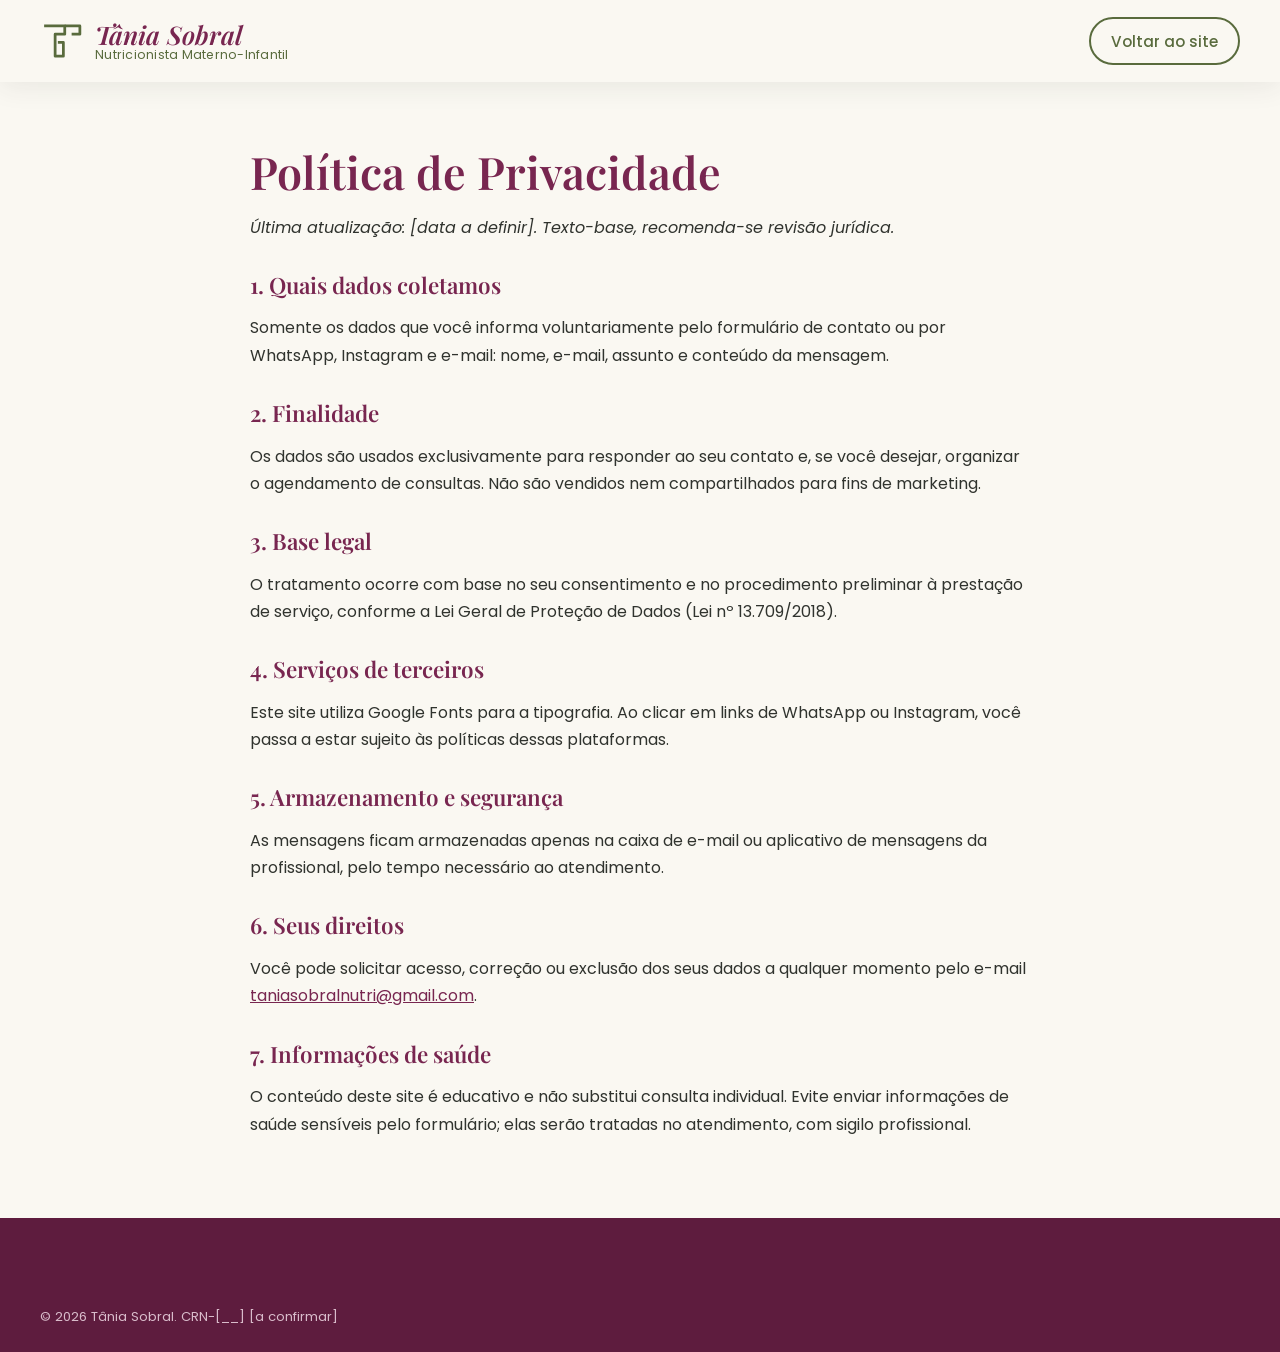
<file: privacidade.html>
<!DOCTYPE html>
<html lang="pt-BR">
<head>
  <meta charset="UTF-8">
  <meta name="viewport" content="width=device-width, initial-scale=1">
  <title>Política de Privacidade | Tânia Sobral</title>
  <meta name="description" content="Política de Privacidade e tratamento de dados pessoais do site de Tânia Sobral, nutricionista materno-infantil.">
  <link rel="icon" type="image/svg+xml" href="assets/img/favicon.svg">
  <link href="https://fonts.googleapis.com/css2?family=Playfair+Display:ital,wght@0,600;1,600&family=Poppins:wght@400;500&display=swap" rel="stylesheet">
  <link rel="stylesheet" href="css/style.css">
</head>
<body>
  <header class="site-header is-scrolled">
    <div class="container header-inner">
      <a href="index.html" class="brand"><img src="assets/img/logo.svg" alt="" width="44" height="44" class="brand-mark">
        <span class="brand-text"><span class="brand-name">Tânia Sobral</span><span class="brand-sub">Nutricionista Materno-Infantil</span></span></a>
      <a href="index.html" class="btn btn-outline btn-sm">Voltar ao site</a>
    </div>
  </header>
  <main class="container legal">
    <h1>Política de Privacidade</h1>
    <p><em>Última atualização: [data a definir]. Texto-base, recomenda-se revisão jurídica.</em></p>
    <h2>1. Quais dados coletamos</h2>
    <p>Somente os dados que você informa voluntariamente pelo formulário de contato ou por WhatsApp, Instagram e e-mail: nome, e-mail, assunto e conteúdo da mensagem.</p>
    <h2>2. Finalidade</h2>
    <p>Os dados são usados exclusivamente para responder ao seu contato e, se você desejar, organizar o agendamento de consultas. Não são vendidos nem compartilhados para fins de marketing.</p>
    <h2>3. Base legal</h2>
    <p>O tratamento ocorre com base no seu consentimento e no procedimento preliminar à prestação de serviço, conforme a Lei Geral de Proteção de Dados (Lei nº 13.709/2018).</p>
    <h2>4. Serviços de terceiros</h2>
    <p>Este site utiliza Google Fonts para a tipografia. Ao clicar em links de WhatsApp ou Instagram, você passa a estar sujeito às políticas dessas plataformas.</p>
    <h2>5. Armazenamento e segurança</h2>
    <p>As mensagens ficam armazenadas apenas na caixa de e-mail ou aplicativo de mensagens da profissional, pelo tempo necessário ao atendimento.</p>
    <h2>6. Seus direitos</h2>
    <p>Você pode solicitar acesso, correção ou exclusão dos seus dados a qualquer momento pelo e-mail <a href="mailto:taniasobralnutri@gmail.com">taniasobralnutri@gmail.com</a>.</p>
    <h2>7. Informações de saúde</h2>
    <p>O conteúdo deste site é educativo e não substitui consulta individual. Evite enviar informações de saúde sensíveis pelo formulário; elas serão tratadas no atendimento, com sigilo profissional.</p>
  </main>
  <footer class="site-footer"><div class="container footer-bottom" style="margin-top:0;border:0"><p>© 2026 Tânia Sobral. <span class="crn">CRN-[__] [a confirmar]</span></p></div></footer>
</body>
</html>
</file>
<file: css/style.css>
/* =========================================================
   Tânia Sobral — Nutricionista Materno-Infantil
   ========================================================= */
:root {
  --olive: #596B3D;
  --sage: #A9BE95;
  --green-light: #EAF3DF;
  --wine: #782650;
  --wine-dark: #5E1C3E;
  --pink-light: #F5DFE7;
  --cream: #FAF8F2;
  --graphite: #30332E;
  --muted: #5d6158;
  --white: #fff;

  --font-title: 'Playfair Display', Georgia, serif;
  --font-body: 'Poppins', system-ui, sans-serif;
  --font-hand: 'Caveat', cursive;

  --space-1: .5rem; --space-2: 1rem; --space-3: 1.5rem; --space-4: 2rem;
  --space-6: 3rem; --space-8: 4rem; --space-12: 6rem;
  --radius-sm: 12px; --radius: 22px; --radius-lg: 36px;
  --shadow-sm: 0 2px 10px rgba(48, 51, 46, .06);
  --shadow: 0 12px 34px rgba(48, 51, 46, .09);
  --shadow-lg: 0 24px 60px rgba(120, 38, 80, .14);
  --ease: cubic-bezier(.22, .61, .36, 1);
  --header-h: 82px;
}

*, *::before, *::after { box-sizing: border-box; }
html { scroll-behavior: smooth; scroll-padding-top: var(--header-h); -webkit-text-size-adjust: 100%; }
body {
  margin: 0; font-family: var(--font-body); font-size: 1rem; line-height: 1.7;
  color: var(--graphite); background: var(--cream); overflow-x: hidden;
}
img { max-width: 100%; display: block; }
a { color: var(--wine); }
h1, h2, h3 { font-family: var(--font-title); color: var(--wine); line-height: 1.15; margin: 0 0 var(--space-2); font-weight: 600; }
h1 em, h2 em { font-style: normal; color: var(--olive); }
p { margin: 0 0 var(--space-2); }
.container { width: min(1200px, 100% - 2.5rem); margin-inline: auto; }
.sr-only { position: absolute; width: 1px; height: 1px; overflow: hidden; clip: rect(0 0 0 0); white-space: nowrap; }
.center { text-align: center; }
:focus-visible { outline: 3px solid var(--wine); outline-offset: 3px; border-radius: 6px; }
.skip-link { position: absolute; left: 1rem; top: -100px; z-index: 200; background: var(--wine); color: #fff; padding: .6rem 1rem; border-radius: 8px; }
.skip-link:focus { top: 1rem; }
.editable { color: var(--muted); font-style: italic; }

.icon { width: 1.25em; height: 1.25em; fill: none; stroke: currentColor; stroke-width: 1.7; stroke-linecap: round; stroke-linejoin: round; flex-shrink: 0; }
.icon-fill { fill: none; }

/* ---------- Botões ---------- */
.btn {
  display: inline-flex; align-items: center; justify-content: center; gap: .6rem;
  padding: .9rem 1.6rem; border-radius: 999px; font: 500 1rem var(--font-body);
  text-decoration: none; border: 2px solid transparent; cursor: pointer;
  transition: transform .3s var(--ease), box-shadow .3s var(--ease), background .3s, color .3s, border-color .3s;
}
.btn:hover { transform: translateY(-2px); }
.btn-primary { background: linear-gradient(135deg, var(--wine), #8f3262); color: #fff; box-shadow: 0 8px 20px rgba(120, 38, 80, .25); }
.btn-primary:hover { box-shadow: 0 12px 28px rgba(120, 38, 80, .35); }
.btn-outline { border-color: var(--olive); color: var(--olive); background: transparent; }
.btn-outline:hover { background: var(--olive); color: #fff; }
.btn-whatsapp { background: var(--olive); color: #fff; }
.btn-whatsapp:hover { background: #4a5a32; }
.btn-sm { padding: .65rem 1.25rem; font-size: .95rem; }
.btn-block { width: 100%; }
.btn:disabled { opacity: .6; cursor: wait; transform: none; }
.btn .icon:last-child:not(:first-child) { transition: transform .3s var(--ease); }
.btn:hover .icon:last-child:not(:first-child) { transform: translateX(4px); }

/* ---------- Header ---------- */
.site-header {
  position: sticky; top: 0; z-index: 100; height: var(--header-h);
  background: rgba(250, 248, 242, .72); backdrop-filter: blur(14px); -webkit-backdrop-filter: blur(14px);
  transition: box-shadow .3s, background .3s;
}
.site-header.is-scrolled { background: rgba(250, 248, 242, .9); box-shadow: 0 6px 24px rgba(48, 51, 46, .08); }
.header-inner { height: 100%; display: flex; align-items: center; justify-content: space-between; gap: 1rem; }
.brand { display: flex; align-items: center; gap: .7rem; text-decoration: none; }
.brand-text { display: flex; flex-direction: column; line-height: 1.1; }
.brand-name { font-family: var(--font-title); font-style: italic; font-size: 1.6rem; color: var(--wine); font-weight: 600; }
.brand-sub { font-size: .78rem; color: var(--olive); letter-spacing: .02em; }
.main-nav { display: flex; align-items: center; gap: 2rem; }
.main-nav ul { list-style: none; display: flex; gap: 1.6rem; margin: 0; padding: 0; }
.main-nav ul a { position: relative; color: var(--graphite); text-decoration: none; font-size: .95rem; padding: .3rem 0; transition: color .25s; }
.main-nav ul a::after {
  content: ''; position: absolute; left: 0; right: 0; bottom: -2px; height: 2px; border-radius: 2px;
  background: var(--wine); transform: scaleX(0); transition: transform .3s var(--ease);
}
.main-nav ul a:hover, .main-nav ul a.is-active { color: var(--wine); }
.main-nav ul a:hover::after, .main-nav ul a.is-active::after { transform: scaleX(1); }
.nav-toggle { display: none; width: 46px; height: 46px; border: 0; border-radius: 50%; background: var(--pink-light); cursor: pointer; position: relative; }
.nav-toggle span { position: absolute; left: 13px; width: 20px; height: 2px; background: var(--wine); border-radius: 2px; transition: transform .3s var(--ease), opacity .2s; }
.nav-toggle span:nth-child(1) { top: 16px; } .nav-toggle span:nth-child(2) { top: 22px; } .nav-toggle span:nth-child(3) { top: 28px; }
.menu-open .nav-toggle span:nth-child(1) { transform: translateY(6px) rotate(45deg); }
.menu-open .nav-toggle span:nth-child(2) { opacity: 0; }
.menu-open .nav-toggle span:nth-child(3) { transform: translateY(-6px) rotate(-45deg); }

/* ---------- Hero ---------- */
.hero { position: relative; padding: var(--space-8) 0 var(--space-12); overflow: hidden; }
.hero-grid { display: grid; grid-template-columns: 1.05fr 1fr; gap: var(--space-6); align-items: center; position: relative; z-index: 1; }
.eyebrow-line { display: block; width: 64px; height: 3px; background: var(--olive); border-radius: 3px; margin-bottom: var(--space-3); }
.hero h1 { font-size: clamp(2.4rem, 5.2vw, 4rem); font-weight: 700; position: relative; }
.hand-heart { display: inline-block; width: 150px; height: 26px; vertical-align: middle; fill: none; stroke: var(--olive); stroke-width: 2.4; stroke-linecap: round; }
.lead { font-size: 1.13rem; color: var(--graphite); max-width: 34rem; }
.hero-actions { display: flex; flex-wrap: wrap; gap: 1rem; margin-top: var(--space-4); }
.hero-visual { position: relative; }
.photo-frame { margin: 0; overflow: hidden; background: linear-gradient(160deg, var(--pink-light), var(--green-light)); box-shadow: var(--shadow-lg); }
.photo-frame img { width: 100%; height: 100%; object-fit: cover; }
.photo-frame--hero { aspect-ratio: 5 / 5.2; border-radius: 48% 52% 42% 58% / 52% 40% 60% 48%; }
.photo-frame--about { aspect-ratio: 4 / 5; border-radius: var(--radius-lg) var(--radius-lg) 160px var(--radius-lg); }
.photo-placeholder { height: 100%; display: grid; place-content: center; justify-items: center; gap: .8rem; padding: 2rem; text-align: center; color: var(--wine); font-size: .9rem; }
.photo-placeholder svg { width: 56px; height: 56px; fill: none; stroke: var(--wine); stroke-width: 1.3; opacity: .7; }
.hero-badge {
  position: absolute; left: -6%; bottom: 10%; display: flex; align-items: center; gap: .6rem;
  background: #fff; padding: .8rem 1.2rem; border-radius: 999px; box-shadow: var(--shadow); font-size: .9rem; color: var(--graphite);
}
.hero-badge .icon { color: var(--wine); }
.blob { position: absolute; border-radius: 50%; filter: blur(2px); z-index: 0; }
.blob-green { width: 620px; height: 520px; right: -180px; top: -120px; background: var(--green-light); border-radius: 58% 42% 50% 50% / 45% 55% 45% 55%; }
.blob-pink { width: 380px; height: 340px; left: -140px; bottom: -160px; background: var(--pink-light); border-radius: 42% 58% 60% 40%; opacity: .8; }
.deco { position: absolute; pointer-events: none; }
.deco-leaf-l { width: 90px; left: 0; bottom: 40px; fill: none; stroke: var(--sage); stroke-width: 2; z-index: 0; }
.deco-leaf-l .fill { fill: var(--sage); opacity: .55; stroke: none; }
.fruit { position: absolute; width: 70px; z-index: 2; }
.fruit-apple { top: 4%; right: 2%; } .fruit-pear { bottom: -2%; right: 18%; width: 58px; }
.f-red { fill: #d8697f; } .f-green { fill: var(--sage); } .f-orange { fill: #e9a36b; } .f-cream { fill: #f1e7d6; }
.f-leaf { fill: var(--olive); } .f-stem { fill: none; stroke: var(--olive); stroke-width: 3; stroke-linecap: round; }

/* ---------- Seções ---------- */
.section { padding: var(--space-12) 0; position: relative; }
.section-head { text-align: center; max-width: 760px; margin: 0 auto var(--space-6); }
.section-head--left { text-align: left; margin: 0; }
.section-head h2, .about h2, .contact h2 { font-size: clamp(1.9rem, 3.6vw, 2.8rem); }
.section-lead { color: var(--muted); }
.kicker { font-family: var(--font-hand); font-size: 1.6rem; color: var(--olive); margin: 0 0 .25rem; line-height: 1; }
.highlight { background: linear-gradient(transparent 55%, var(--green-light) 55%); padding: 0 .2em; font-style: italic !important; }

/* Sobre */
.about { background: #fff; }
.about-grid { display: grid; grid-template-columns: .9fr 1.1fr; gap: var(--space-8); align-items: center; }
.about-visual { position: relative; }
.script-note { position: absolute; right: -10px; bottom: 30px; font-family: var(--font-hand); font-size: 1.8rem; color: var(--wine); background: var(--cream); padding: .2rem 1rem; border-radius: 999px; box-shadow: var(--shadow-sm); transform: rotate(-6deg); }
.facts { display: grid; grid-template-columns: 1fr 1fr; gap: 1rem; margin: var(--space-4) 0; }
.facts div { background: var(--cream); border-radius: var(--radius-sm); padding: 1rem 1.2rem; border-left: 3px solid var(--sage); }
.facts dt { font-weight: 600; color: var(--olive); font-size: .85rem; text-transform: uppercase; letter-spacing: .06em; }
.facts dd { margin: .2rem 0 0; font-size: .95rem; }

/* Cards */
.cards-grid { list-style: none; padding: 0; margin: 0; display: grid; gap: 1.4rem; }
.cards-5 { grid-template-columns: repeat(5, 1fr); }
.cards-3 { grid-template-columns: repeat(3, 1fr); margin-bottom: var(--space-4); }
.area-card, .info-card {
  background: #fff; border-radius: var(--radius); padding: 2rem 1.4rem; text-align: center; box-shadow: var(--shadow-sm);
  border: 1px solid rgba(169, 190, 149, .25); display: flex; flex-direction: column; align-items: center;
  transition: transform .35s var(--ease), box-shadow .35s var(--ease);
}
.area-card:hover, .info-card:hover, .post-card:hover { transform: translateY(-6px); box-shadow: var(--shadow); }
.area-card h3, .info-card h3 { font-size: 1.2rem; }
.area-card p, .info-card p { font-size: .93rem; color: var(--muted); flex: 1; }
.card-icon { width: 76px; height: 76px; border-radius: 50%; display: grid; place-items: center; margin-bottom: 1rem; color: var(--wine); transition: transform .4s var(--ease); }
.card-icon .icon { width: 38px; height: 38px; stroke-width: 1.4; }
.card-icon--pink { background: var(--pink-light); }
.card-icon--green { background: var(--green-light); color: var(--olive); }
.area-card:hover .card-icon, .info-card:hover .card-icon { transform: scale(1.08) rotate(-4deg); }
.link-more { display: inline-flex; align-items: center; gap: .4rem; color: var(--olive); font-weight: 500; font-size: .92rem; text-decoration: none; }
.link-more .icon { transition: transform .3s var(--ease); }
.link-more:hover { color: var(--wine); } .link-more:hover .icon { transform: translateX(4px); }
.areas { background: linear-gradient(180deg, var(--cream), var(--green-light) 120%); }

/* Timeline */
.how { background: #fff; }
.timeline { list-style: none; padding: 0; margin: 0; display: grid; grid-template-columns: repeat(4, 1fr); gap: 2rem; position: relative; }
.timeline::before, .timeline::after { content: ''; position: absolute; top: 38px; left: 12%; right: 12%; height: 2px; border-radius: 2px; }
.timeline::before { background: repeating-linear-gradient(90deg, var(--sage) 0 8px, transparent 8px 14px); opacity: .5; }
.timeline::after { background: var(--olive); transform: scaleX(0); transform-origin: left; transition: transform 1.6s var(--ease) .2s; }
.timeline.is-drawn::after { transform: scaleX(1); }
.step { position: relative; text-align: center; z-index: 1; }
.step-icon { width: 78px; height: 78px; margin: 0 auto 1rem; border-radius: 50%; background: var(--cream); border: 2px solid var(--sage); display: grid; place-items: center; color: var(--wine); box-shadow: 0 0 0 8px #fff; }
.step-icon .icon { width: 32px; height: 32px; }
.step-num { font-family: var(--font-hand); font-size: 1.5rem; color: var(--olive); }
.step h3 { font-size: 1.25rem; }
.step p { color: var(--muted); font-size: .95rem; }

/* Seletividade */
.selectivity-box { position: relative; background: linear-gradient(140deg, var(--pink-light), #fbeef3 50%, var(--green-light)); border-radius: var(--radius-lg); padding: var(--space-8) var(--space-6); overflow: hidden; }
.selectivity-box .info-card { text-align: left; align-items: flex-start; }
.sel-carrot { width: 80px; top: 30px; left: 30px; opacity: .85; }
.sel-broc { width: 80px; top: 30px; right: 30px; opacity: .85; }

/* Posts */
.posts-grid { grid-template-columns: repeat(auto-fit, minmax(210px, 1fr)); }
.post-card { background: #fff; border-radius: var(--radius); overflow: hidden; box-shadow: var(--shadow-sm); display: flex; flex-direction: column; transition: transform .35s var(--ease), box-shadow .35s var(--ease); }
.post-media { aspect-ratio: 16 / 10; background: var(--green-light); display: grid; place-items: center; }
.post-card:nth-child(even) .post-media { background: var(--pink-light); }
.post-media svg { width: 34%; transition: transform .5s var(--ease); }
.post-media img { width: 100%; height: 100%; object-fit: cover; }
.post-card:hover .post-media svg { transform: scale(1.1) rotate(-6deg); }
.post-body { padding: 1.4rem 1.5rem 1.6rem; display: flex; flex-direction: column; flex: 1; }
.post-cat { font-size: .75rem; font-weight: 600; text-transform: uppercase; letter-spacing: .08em; color: var(--olive); margin-bottom: .4rem; }
.post-body h3 { font-size: 1.2rem; }
.post-body p { font-size: .92rem; color: var(--muted); flex: 1; }

/* FAQ */
.faq { background: #fff; }
.faq-grid { display: grid; grid-template-columns: .8fr 1.2fr; gap: var(--space-6); align-items: start; }
.acc-item { border-bottom: 1px solid rgba(89, 107, 61, .2); }
.acc-item h3 { margin: 0; font-size: 1rem; }
.acc-trigger { width: 100%; display: flex; justify-content: space-between; align-items: center; gap: 1rem; padding: 1.3rem .2rem; background: none; border: 0; text-align: left; cursor: pointer; font: 500 1.08rem var(--font-body); color: var(--graphite); transition: color .25s; }
.acc-trigger:hover { color: var(--wine); }
.acc-trigger .icon { width: 30px; height: 30px; padding: 6px; border-radius: 50%; background: var(--green-light); color: var(--olive); transition: transform .35s var(--ease), background .3s; }
.is-open .acc-trigger .icon { transform: rotate(45deg); background: var(--pink-light); color: var(--wine); }
.acc-panel { padding: 0 .2rem 1.3rem; color: var(--muted); animation: fadeDown .35s var(--ease); }

/* Contato */
.contact { background: linear-gradient(180deg, var(--cream), var(--green-light)); }
.contact-grid { display: grid; grid-template-columns: 1fr 1fr; gap: var(--space-8); align-items: start; }
.contact-list { list-style: none; padding: 0; margin: var(--space-4) 0; display: grid; gap: 1rem; }
.contact-list li { display: flex; align-items: center; gap: .9rem; }
.contact-list .icon { width: 44px; height: 44px; padding: 10px; border-radius: 50%; background: #fff; color: var(--wine); box-shadow: var(--shadow-sm); }
.contact-list a { color: var(--graphite); text-decoration: none; font-weight: 500; word-break: break-word; }
.contact-list a:hover { color: var(--wine); }
.contact-form { background: #fff; border-radius: var(--radius-lg); padding: var(--space-6) var(--space-4); box-shadow: var(--shadow); }
.contact-form h3 { font-size: 1.5rem; }
.field { margin-bottom: 1.1rem; }
.field label { display: block; font-weight: 500; font-size: .92rem; margin-bottom: .35rem; }
.field input, .field textarea { width: 100%; font: inherit; color: inherit; padding: .85rem 1rem; border: 1.5px solid #d9dcd2; border-radius: var(--radius-sm); background: var(--cream); transition: border-color .25s, box-shadow .25s; }
.field input:focus, .field textarea:focus { outline: none; border-color: var(--olive); box-shadow: 0 0 0 4px rgba(169, 190, 149, .35); }
.field-check { display: flex; gap: .7rem; align-items: flex-start; }
.field-check input { width: 20px; height: 20px; margin-top: .25rem; accent-color: var(--wine); flex-shrink: 0; }
.field-check label { font-weight: 400; font-size: .85rem; }
.form-status { margin: 1rem 0 0; font-size: .92rem; }
.form-status.is-error { color: #a1263a; } .form-status.is-success { color: var(--olive); }
.form-note { font-size: .8rem; color: var(--muted); margin: .6rem 0 0; }

/* Footer */
.site-footer { background: var(--wine-dark); color: #f3e6ec; padding: var(--space-8) 0 var(--space-3); }
.site-footer a { color: #f3e6ec; text-decoration: none; }
.site-footer a:hover { color: #fff; text-decoration: underline; }
.footer-grid { display: grid; grid-template-columns: 1.4fr 1fr 1fr; gap: var(--space-6); }
.site-footer h3 { color: #fff; font-size: 1.15rem; }
.site-footer ul { list-style: none; padding: 0; margin: 0; display: grid; gap: .5rem; font-size: .93rem; }
.brand--light .brand-name { color: #fff; } .brand--light .brand-sub { color: var(--sage); }
.brand--light .brand-mark { background: #fff; border-radius: 10px; padding: 4px; }
.footer-brand p { font-size: .93rem; margin-top: 1rem; max-width: 22rem; }
.site-footer .crn { color: #d9bccb; }
.socials { display: flex; gap: .7rem; margin-top: 1.2rem; }
.socials a { width: 42px; height: 42px; border-radius: 50%; display: grid; place-items: center; background: rgba(255, 255, 255, .1); transition: background .3s, transform .3s; }
.socials a:hover { background: rgba(255, 255, 255, .22); transform: translateY(-3px); }
.footer-bottom { border-top: 1px solid rgba(255, 255, 255, .15); margin-top: var(--space-6); padding-top: var(--space-3); display: flex; flex-wrap: wrap; justify-content: space-between; gap: 1rem; font-size: .82rem; color: #d9bccb; }
.footer-bottom p { margin: 0; }

.wa-float { position: fixed; right: 20px; bottom: 20px; z-index: 90; width: 58px; height: 58px; border-radius: 50%; display: grid; place-items: center; background: var(--olive); color: #fff; box-shadow: 0 10px 26px rgba(89, 107, 61, .4); transition: transform .3s var(--ease); }
.wa-float:hover { transform: scale(1.08); }
.wa-float .icon { width: 28px; height: 28px; }

/* Política de privacidade */
.legal { padding: var(--space-8) 0; max-width: 780px; }
.legal h1 { font-size: clamp(2rem, 4vw, 2.8rem); }
.legal h2 { font-size: 1.4rem; margin-top: var(--space-4); }

/* ---------- Animações ---------- */
.reveal { opacity: 0; transform: translateY(24px); transition: opacity .8s var(--ease) var(--d, 0ms), transform .8s var(--ease) var(--d, 0ms); }
.reveal.is-visible { opacity: 1; transform: none; }
.float { animation: float 7s ease-in-out infinite; }
.float.delay { animation-delay: -3.5s; }
@keyframes float { 50% { transform: translateY(-12px) rotate(3deg); } }
@keyframes fadeDown { from { opacity: 0; transform: translateY(-6px); } }

@media (prefers-reduced-motion: reduce) {
  html { scroll-behavior: auto; }
  *, *::before, *::after { animation: none !important; transition-duration: .01ms !important; transition-delay: 0s !important; }
  .reveal { opacity: 1; transform: none; }
  .timeline::after { transform: scaleX(1); }
}

/* ---------- Responsivo ---------- */
@media (max-width: 1180px) {
  .main-nav ul { gap: 1.1rem; }
  .cards-5 { grid-template-columns: repeat(3, 1fr); }
}
@media (max-width: 1020px) {
  .nav-toggle { display: block; z-index: 2; }
  .main-nav {
    position: fixed; inset: var(--header-h) 0 auto 0; flex-direction: column; align-items: stretch; gap: 1.2rem;
    padding: 1.5rem 1.25rem 2rem; background: var(--cream); box-shadow: 0 20px 30px rgba(48, 51, 46, .1);
    visibility: hidden; opacity: 0; transform: translateY(-12px); transition: opacity .3s var(--ease), transform .3s var(--ease), visibility .3s;
  }
  .menu-open .main-nav { visibility: visible; opacity: 1; transform: none; }
  .main-nav ul { flex-direction: column; gap: .2rem; }
  .main-nav ul a { display: block; padding: .75rem .4rem; font-size: 1.05rem; }
  .main-nav ul a::after { display: none; }
  .hero-grid, .about-grid, .contact-grid, .faq-grid { grid-template-columns: 1fr; }
  .hero-visual { max-width: 480px; margin-inline: auto; width: 100%; }
  .about-visual { max-width: 420px; margin-inline: auto; width: 100%; }
  .timeline { grid-template-columns: 1fr 1fr; row-gap: 3rem; }
  .timeline::before, .timeline::after { display: none; }
  .footer-grid { grid-template-columns: 1fr 1fr; }
  .footer-brand { grid-column: 1 / -1; }
}
@media (max-width: 680px) {
  :root { --header-h: 70px; }
  .section { padding: var(--space-8) 0; }
  .container { width: calc(100% - 2rem); }
  .brand-name { font-size: 1.3rem; } .brand-sub { font-size: .7rem; } .brand-mark { width: 36px; height: 36px; }
  .hero { padding-top: var(--space-4); }
  .hero-actions .btn { width: 100%; }
  .hero-badge { left: 0; }
  .cards-5, .cards-3, .facts, .timeline, .footer-grid { grid-template-columns: 1fr; }
  .step { display: grid; grid-template-columns: 64px 1fr; text-align: left; column-gap: 1rem; }
  .step-icon { width: 64px; height: 64px; grid-row: span 3; margin: 0; }
  .selectivity-box { padding: var(--space-6) 1.25rem; }
  .sel-carrot, .sel-broc { width: 48px; top: 14px; }
  .contact-form { padding: var(--space-4) 1.25rem; }
  .script-note { right: 0; }
}
</file>
